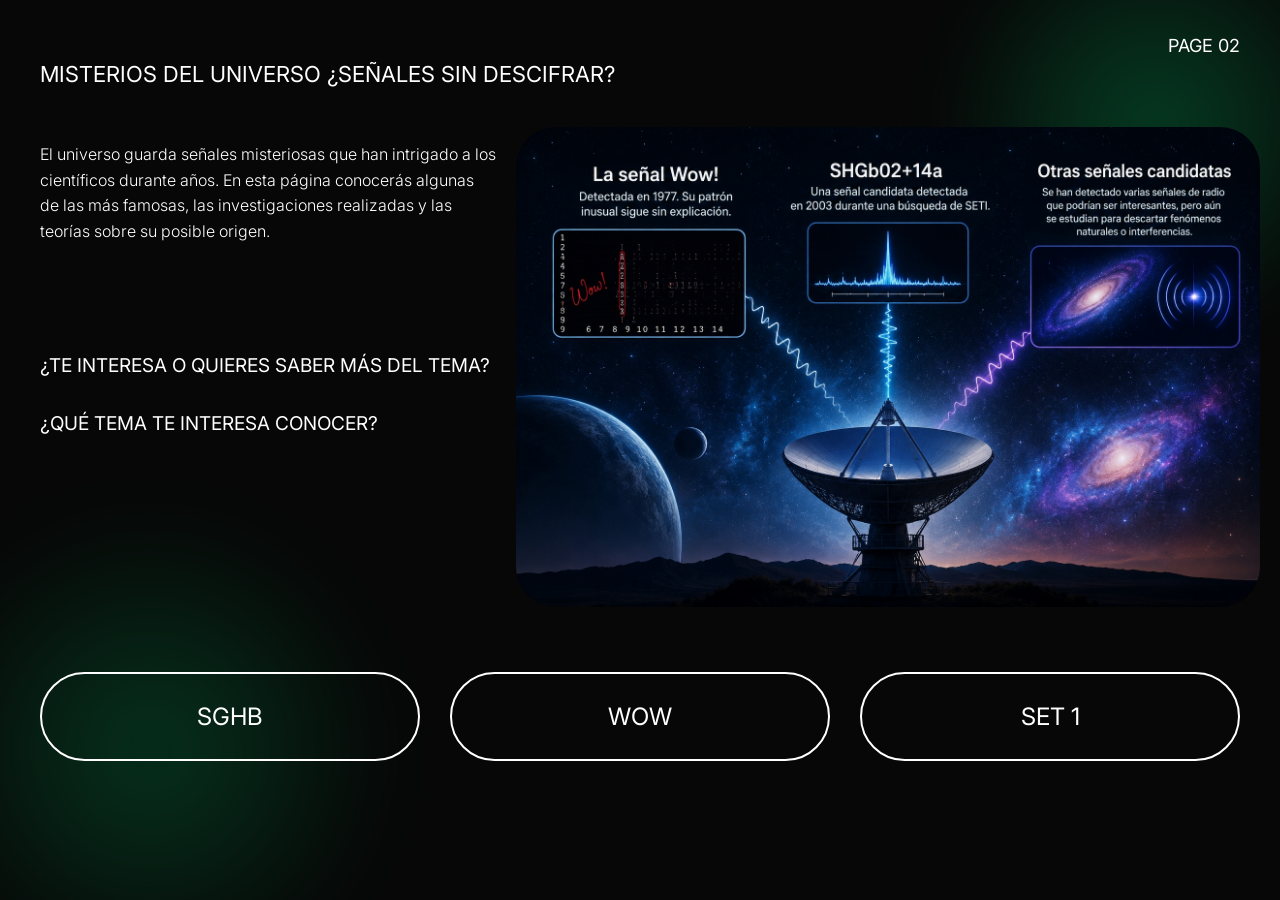
<file: index.html>
<!DOCTYPE html>
<html lang="es">
<head>
<meta charset="UTF-8">
<meta name="viewport" content="width=device-width, initial-scale=1.0">
<title>Misterios</title>
<link href="https://fonts.googleapis.com/css2?family=Anton&family=Inter:wght@300;400&display=swap" rel="stylesheet">
<link rel="stylesheet" href="index.css">
</head>
<body>
<div class="top"><h1></h1><div class="page">PAGE 02</div></div>
<div class="sub">MISTERIOS DEL UNIVERSO ¿SEÑALES SIN DESCIFRAR?</div>
<div class="main">
  <div class="left">
    <p>El universo guarda señales misteriosas que han intrigado a los científicos durante años. En esta página conocerás algunas de las más famosas, las investigaciones realizadas y las teorías sobre su posible origen.</p>
    <div class="cta">
      <h3>¿TE INTERESA O QUIERES SABER MÁS DEL TEMA?</h3>
      <h3>¿QUÉ TEMA TE INTERESA CONOCER?</h3>
    </div>
  </div>
  <div class="img-wrap"><img src="page_0_img.jpg" alt="Imagen universo"></div>
</div>
<div class="btns">
  <a href="sgh.html" class="btn">SGHB</a>
  <a href="contenido.html" class="btn">WOW</a>
  <a href="set.html" class="btn">SET 1</a>
</div>
</body>
</html>
</file>
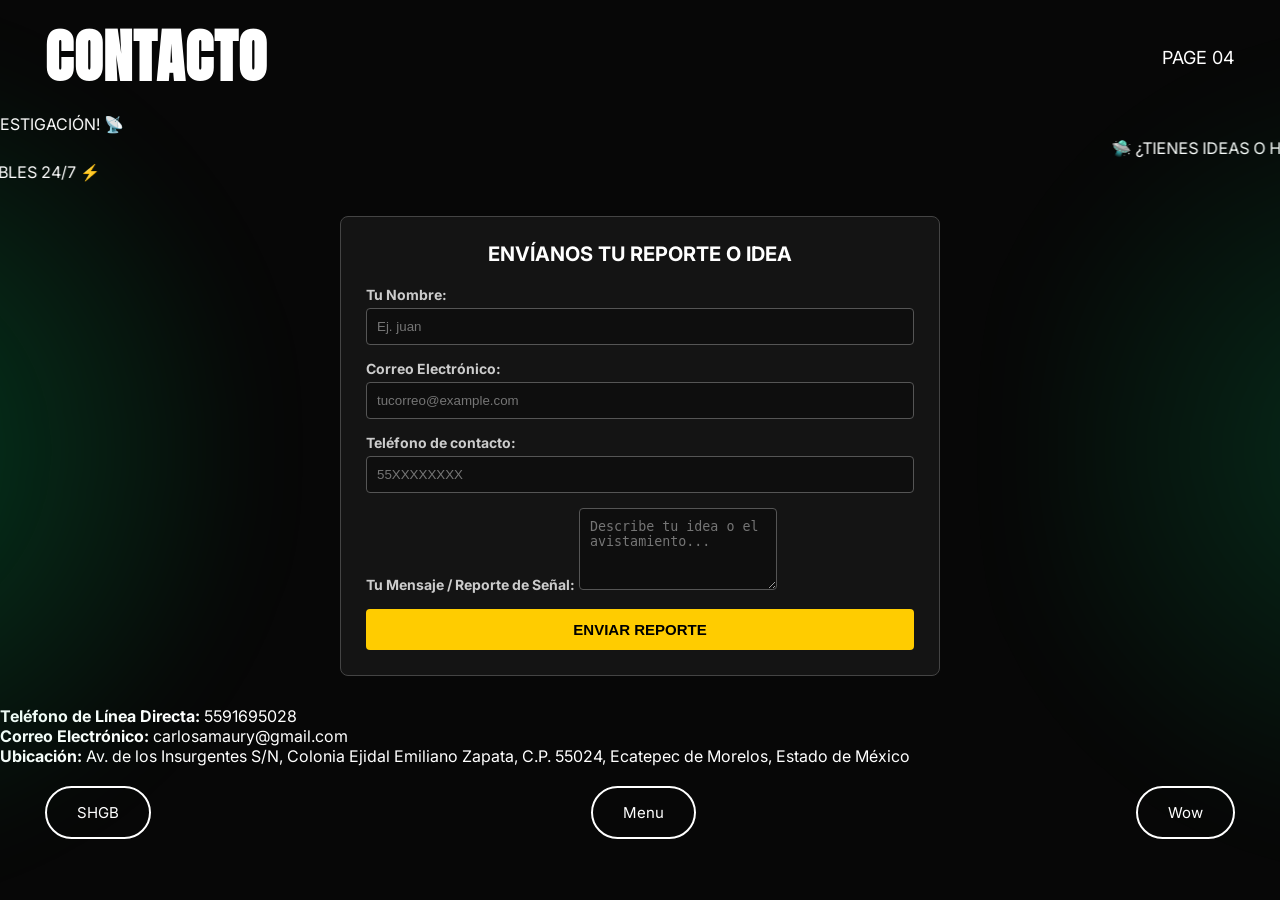
<file: contacto.html>
<!DOCTYPE html>
<html lang="es">
<head>
<meta charset="UTF-8">
<meta name="viewport" content="width=device-width, initial-scale=1.0">
<title>SET-1 - Contacto</title>
<link href="https://fonts.googleapis.com/css2?family=Anton&family=Inter:wght@300;400;700&display=swap" rel="stylesheet">
<link rel="stylesheet" href="final.css">
</head>
<body>

<div class="top">
  <h1>CONTACTO</h1>
  <div class="page">PAGE 04</div>
</div>

<div class="marquee-container">
  <marquee class="m1" direction="right" scrollamount="8">
    📡 ¡PÓNTE EN CONTACTO CON EL EQUIPO DE INVESTIGACIÓN! 📡
  </marquee>
</div>

<div class="marquee-container">
  <marquee class="m2" direction="left" scrollamount="10">
    🛸 ¿TIENES IDEAS O HAS DETECTADO UNA NUEVA SEÑAL? ENVIANOS TU REPORTE 🛸
  </marquee>
</div>

<div class="marquee-container">
  <marquee class="m3" direction="right" scrollamount="6">
    ⚡ CANALES DE ATENCIÓN DISPONIBLES 24/7 ⚡
  </marquee>
</div>

<div class="form-container" style="max-width: 600px; margin: 30px auto; background: rgba(255, 255, 255, 0.05); padding: 25px; border-radius: 8px; border: 1px solid #444; font-family: 'Inter', sans-serif;">
  <h2 style="color: #fff; margin-top: 0; font-size: 20px; text-align: center; margin-bottom: 20px;">ENVÍANOS TU REPORTE O IDEA</h2>
  
  <!-- Usamos onsubmit para frenar el envío real, limpiar campos y mostrar un mensaje visual de éxito -->
  <form onsubmit="event.preventDefault(); this.reset(); document.getElementById('mensaje-exito').style.display='block';" style="display: flex; flex-direction: column; gap: 15px;">

    <div style="display: flex; flex-direction: column; gap: 5px;">
      <label for="nombre" style="color: #ccc; font-size: 14px; font-weight: bold;">Tu Nombre:</label>
      <input type="text" id="nombre" name="nombre" placeholder="Ej. juan" required style="padding: 10px; background: rgba(0,0,0,0.3); border: 1px solid #555; color: #fff; border-radius: 4px;">
    </div>

    <div style="display: flex; flex-direction: column; gap: 5px;">
      <label for="email" style="color: #ccc; font-size: 14px; font-weight: bold;">Correo Electrónico:</label>
      <input type="email" id="email" name="email" placeholder="tucorreo@example.com" required style="padding: 10px; background: rgba(0,0,0,0.3); border: 1px solid #555; color: #fff; border-radius: 4px;">
    </div>

    <div style="display: flex; flex-direction: column; gap: 5px;">
      <label for="telefono" style="color: #ccc; font-size: 14px; font-weight: bold;">Teléfono de contacto:</label>
      <input type="tel" id="telefono" name="telefono" placeholder="55XXXXXXXX" style="padding: 10px; background: rgba(0,0,0,0.3); border: 1px solid #555; color: #fff; border-radius: 4px;">
    </div>

    <div style="display: flex-direction: column; gap: 5px;">
      <label for="mensaje" style="color: #ccc; font-size: 14px; font-weight: bold;">Tu Mensaje / Reporte de Señal:</label>
      <textarea id="mensaje" name="mensaje" rows="4" placeholder="Describe tu idea o el avistamiento..." required style="padding: 10px; background: rgba(0,0,0,0.3); border: 1px solid #555; color: #fff; border-radius: 4px; resize: vertical;"></textarea>
    </div>

    <!-- Mensaje de éxito oculto por defecto que aparecerá al enviar -->
    <div id="mensaje-exito" style="display: none; background: rgba(0, 255, 100, 0.15); border: 1px solid #00ff64; color: #00ff64; padding: 10px; border-radius: 4px; text-align: center; font-weight: bold; font-size: 14px;">
      ¡Reporte enviado con éxito! El equipo lo ha recibido.
    </div>

    <button type="submit" style="background-color: #ffcc00; color: #000; font-weight: bold; padding: 12px; border: none; border-radius: 4px; cursor: pointer; font-size: 15px; transition: background 0.3s;">ENVIAR REPORTE</button>
  </form>
</div>

<div class="contact-info">
  <div class="contact-item">
    <strong>Teléfono de Línea Directa:</strong>
    <span>5591695028</span>
  </div>

  <div class="contact-item">
    <strong>Correo Electrónico:</strong>
    <span>carlosamaury@gmail.com</span>
  </div>

  <div class="contact-item">
    <strong>Ubicación:</strong>
    <span>Av. de los Insurgentes S/N, Colonia Ejidal Emiliano Zapata, C.P. 55024, Ecatepec de Morelos, Estado de México</span>
  </div>
</div>

<div class="bottom">
  <a href="sgh.html" class="btn">SHGB</a>
  <a href="index.html" class="btn">Menu</a>
  <a href="contenido.html" class="btn">Wow</a>
</div>

</body>
</html>
</file>
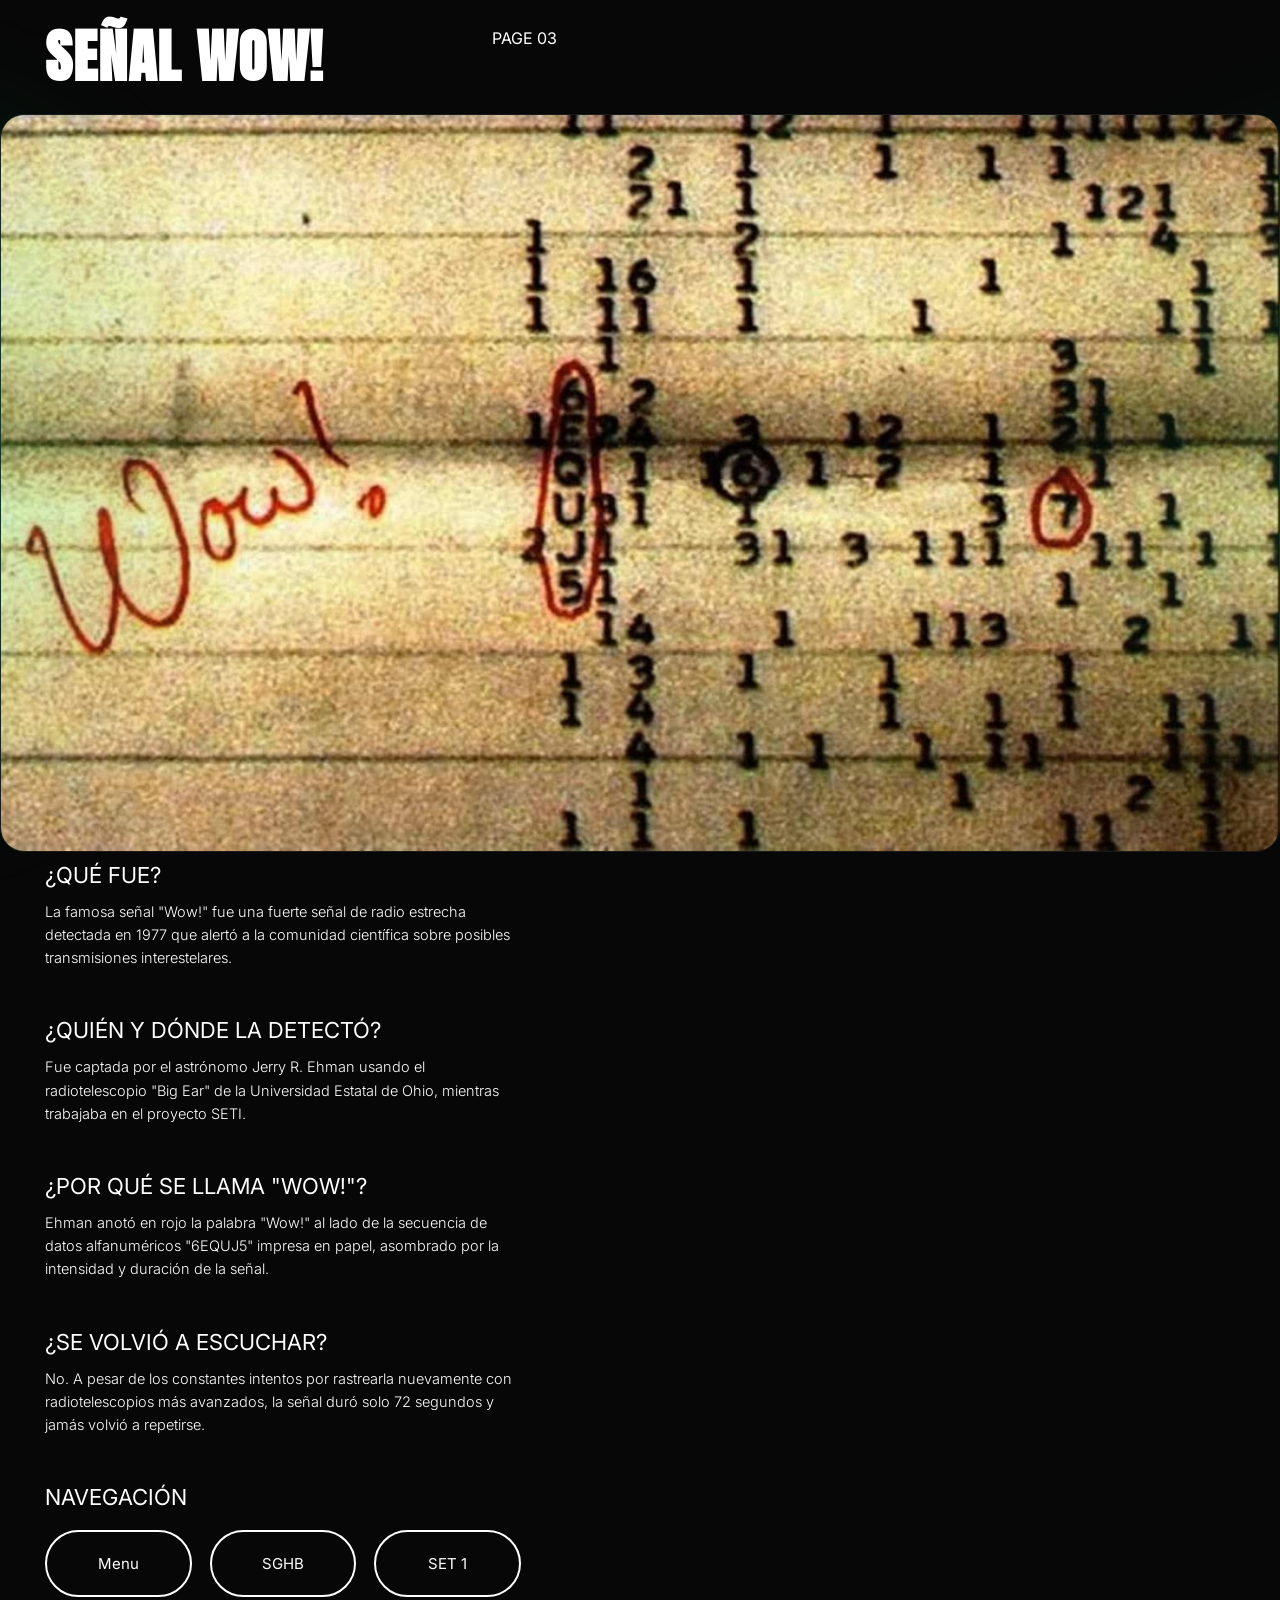
<file: contenido.html>
<!DOCTYPE html>
<html lang="es">
<head>
<meta charset="UTF-8">
<meta name="viewport" content="width=device-width, initial-scale=1.0">
<title>Señal WOW!</title>
<link href="https://fonts.googleapis.com/css2?family=Anton&family=Inter:wght@300;400&display=swap" rel="stylesheet">
<link rel="stylesheet" href="contenido.css">
</head>
<body>

<div class="top">
  <h1>SEÑAL WOW!</h1>
  <div class="page">PAGE 03</div>
</div>
<div class="img-head"><img src="wow_print.jpg" alt="Señal SETI"></div>
<div class="main">
  <div class="left">
    <div class="bloque">
      <h2>¿QUÉ FUE?</h2>
      <p>La famosa señal "Wow!" fue una fuerte señal de radio estrecha detectada en 1977 que alertó a la comunidad científica sobre posibles transmisiones interestelares.</p>
    </div>

    <div class="bloque">
      <h2>¿QUIÉN Y DÓNDE LA DETECTÓ?</h2>
      <p>Fue captada por el astrónomo Jerry R. Ehman usando el radiotelescopio "Big Ear" de la Universidad Estatal de Ohio, mientras trabajaba en el proyecto SETI.</p>
    </div>

    <div class="bloque">
      <h2>¿POR QUÉ SE LLAMA "WOW!"?</h2>
      <p>Ehman anotó en rojo la palabra "Wow!" al lado de la secuencia de datos alfanuméricos "6EQUJ5" impresa en papel, asombrado por la intensidad y duración de la señal.</p>
    </div>

    <div class="bloque">
      <h2>¿SE VOLVIÓ A ESCUCHAR?</h2>
      <p>No. A pesar de los constantes intentos por rastrearla nuevamente con radiotelescopios más avanzados, la señal duró solo 72 segundos y jamás volvió a repetirse.</p>
    </div>
    
    <div class="bloque">
      <h2>NAVEGACIÓN</h2>
      <div class="btns">
        <a href="index.html" class="btn">Menu</a>
        <a href="sgh.html" class="btn">SGHB</a>
        <a href="set.html" class="btn">SET 1</a>
      </div>
    </div>
  </div>
</div>

</body>
</html>
</file>
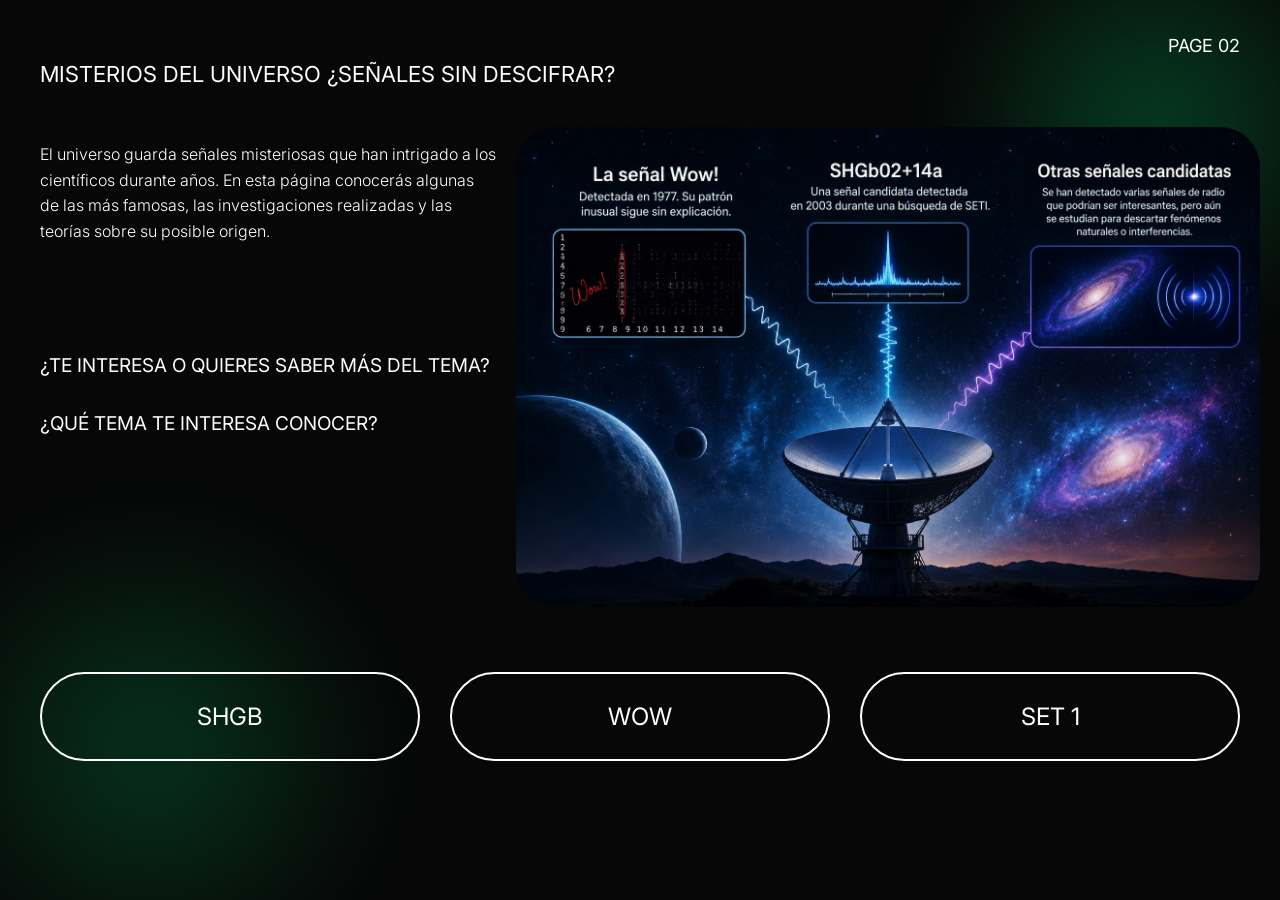
<file: info.html>
<!DOCTYPE html>
<html lang="es">
<head>
<meta charset="UTF-8">
<meta name="viewport" content="width=device-width, initial-scale=1.0">
<title>Misterios</title>
<link href="https://fonts.googleapis.com/css2?family=Anton&family=Inter:wght@300;400&display=swap" rel="stylesheet">
<link rel="stylesheet" href="index.css">
</head>
<body>
<div class="top"><h1></h1><div class="page">PAGE 02</div></div>
<div class="sub">MISTERIOS DEL UNIVERSO ¿SEÑALES SIN DESCIFRAR?</div>
<div class="main">
  <div class="left">
    <p>El universo guarda señales misteriosas que han intrigado a los científicos durante años. En esta página conocerás algunas de las más famosas, las investigaciones realizadas y las teorías sobre su posible origen.</p>
    <div class="cta">
      <h3>¿TE INTERESA O QUIERES SABER MÁS DEL TEMA?</h3>
      <h3>¿QUÉ TEMA TE INTERESA CONOCER?</h3>
    </div>
  </div>
  <div class="img-wrap"><img src="page_0_img.jpg" alt="Imagen universo"></div>
</div>
<div class="btns">
  <a href="sgh.html" class="btn">SHGB</a>
  <a href="contenido.html" class="btn">WOW</a>
  <a href="set.html" class="btn">SET 1</a>
</div>
</body>
</html>
</file>
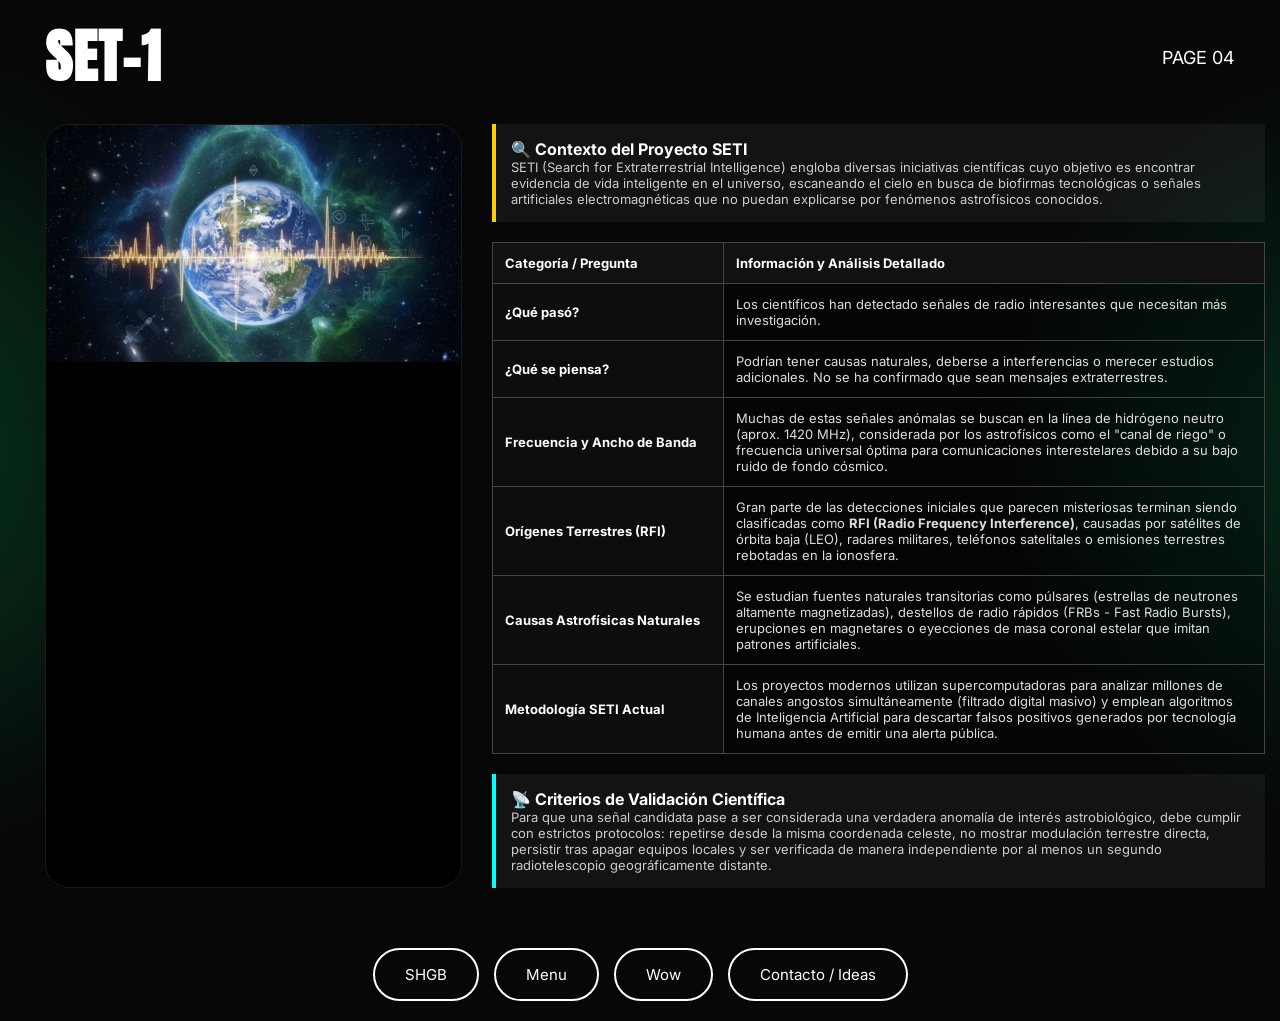
<file: set.html>
<!DOCTYPE html>
<html lang="es">
<head>
<meta charset="UTF-8">
<meta name="viewport" content="width=device-width, initial-scale=1.0">
<title>SET-1</title>
<link href="https://fonts.googleapis.com/css2?family=Anton&family=Inter:wght@300;400;700&display=swap" rel="stylesheet">
<link rel="stylesheet" href="final.css">
</head>
<body>

<div class="top"><h1>SET-1</h1><div class="page">PAGE 04</div></div>

<div class="grid">
  <div class="img-box"><img src="set1_earth.jpg" alt="Tierra señal"></div>

  <div class="content-wrapper" style="display: flex; flex-direction: column; gap: 20px;">
    
 <div class="extra-info" style="background: rgba(255, 255, 255, 0.05); padding: 15px; border-left: 4px solid #ffcc00; font-family: 'Inter', sans-serif;">
      <h3 style="margin-top: 0; color: #fff; font-size: 16px;">🔍 Contexto del Proyecto SETI</h3>
      <p style="font-size: 13px; color: #ccc; margin-bottom: 0;">SETI (Search for Extraterrestrial Intelligence) engloba diversas iniciativas científicas cuyo objetivo es encontrar evidencia de vida inteligente en el universo, escaneando el cielo en busca de biofirmas tecnológicas o señales artificiales electromagnéticas que no puedan explicarse por fenómenos astrofísicos conocidos.</p>
    </div>

     <div class="table-container">
      <table style="width: 100%; border-collapse: collapse; font-family: 'Inter', sans-serif; text-align: left; font-size: 13px; color: #ddd; background-color: rgba(0, 0, 0, 0.2);">
        <thead>
          <tr style="background-color: #111; color: #ffffff;">
            <th style="border: 1px solid #444; padding: 12px; width: 30%;">Categoría / Pregunta</th>
            <th style="border: 1px solid #444; padding: 12px; width: 70%;">Información y Análisis Detallado</th>
          </tr>
        </thead>
        <tbody>
          <tr>
            <td style="border: 1px solid #444; padding: 12px; font-weight: bold; background-color: rgba(255, 255, 255, 0.03); color: #fff;">¿Qué pasó? </td>
            <td style="border: 1px solid #444; padding: 12px;">Los científicos han detectado señales de radio interesantes que necesitan más investigación.</td>
          </tr>
          <tr>
            <td style="border: 1px solid #444; padding: 12px; font-weight: bold; background-color: rgba(255, 255, 255, 0.03); color: #fff;">¿Qué se piensa? </td>
            <td style="border: 1px solid #444; padding: 12px;">Podrían tener causas naturales, deberse a interferencias o merecer estudios adicionales. No se ha confirmado que sean mensajes extraterrestres.</td>
          </tr>
          <tr>
            <td style="border: 1px solid #444; padding: 12px; font-weight: bold; background-color: rgba(255, 255, 255, 0.03); color: #fff;">Frecuencia y Ancho de Banda</td>
            <td style="border: 1px solid #444; padding: 12px;">Muchas de estas señales anómalas se buscan en la línea de hidrógeno neutro (aprox. 1420 MHz), considerada por los astrofísicos como el "canal de riego" o frecuencia universal óptima para comunicaciones interestelares debido a su bajo ruido de fondo cósmico.</td>
          </tr>
          <tr>
            <td style="border: 1px solid #444; padding: 12px; font-weight: bold; background-color: rgba(255, 255, 255, 0.03); color: #fff;">Orígenes Terrestres (RFI)</td>
            <td style="border: 1px solid #444; padding: 12px;">Gran parte de las detecciones iniciales que parecen misteriosas terminan siendo clasificadas como <strong>RFI (Radio Frequency Interference)</strong>, causadas por satélites de órbita baja (LEO), radares militares, teléfonos satelitales o emisiones terrestres rebotadas en la ionosfera.</td>
          </tr>
          <tr>
            <td style="border: 1px solid #444; padding: 12px; font-weight: bold; background-color: rgba(255, 255, 255, 0.03); color: #fff;">Causas Astrofísicas Naturales</td>
            <td style="border: 1px solid #444; padding: 12px;">Se estudian fuentes naturales transitorias como púlsares (estrellas de neutrones altamente magnetizadas), destellos de radio rápidos (FRBs - Fast Radio Bursts), erupciones en magnetares o eyecciones de masa coronal estelar que imitan patrones artificiales.</td>
          </tr>
          <tr>
            <td style="border: 1px solid #444; padding: 12px; font-weight: bold; background-color: rgba(255, 255, 255, 0.03); color: #fff;">Metodología SETI Actual</td>
            <td style="border: 1px solid #444; padding: 12px;">Los proyectos modernos utilizan supercomputadoras para analizar millones de canales angostos simultáneamente (filtrado digital masivo) y emplean algoritmos de Inteligencia Artificial para descartar falsos positivos generados por tecnología humana antes de emitir una alerta pública.</td>
          </tr>
        </tbody>
      </table>
    </div>

    <div class="extra-info" style="background: rgba(255, 255, 255, 0.05); padding: 15px; border-left: 4px solid #00ffff; font-family: 'Inter', sans-serif;">
      <h3 style="margin-top: 0; color: #fff; font-size: 16px;">📡 Criterios de Validación Científica</h3>
      <p style="font-size: 13px; color: #ccc; margin-bottom: 0;">Para que una señal candidata pase a ser considerada una verdadera anomalía de interés astrobiológico, debe cumplir con estrictos protocolos: repetirse desde la misma coordenada celeste, no mostrar modulación terrestre directa, persistir tras apagar equipos locales y ser verificada de manera independiente por al menos un segundo radiotelescopio geográficamente distante.</p>
    </div>

  </div>
</div>

<div class="bottom" style="display: flex; gap: 15px; justify-content: center; padding: 20px; flex-wrap: wrap;">
  <a href="sgh.html" class="btn">SHGB</a>
  <a href="index.html" class="btn">Menu</a>
  <a href="contenido.html" class="btn">Wow</a>
  <a href="contacto.html" class="btn-contact">Contacto / Ideas</a>
</div>

</body>
</html>
</file>
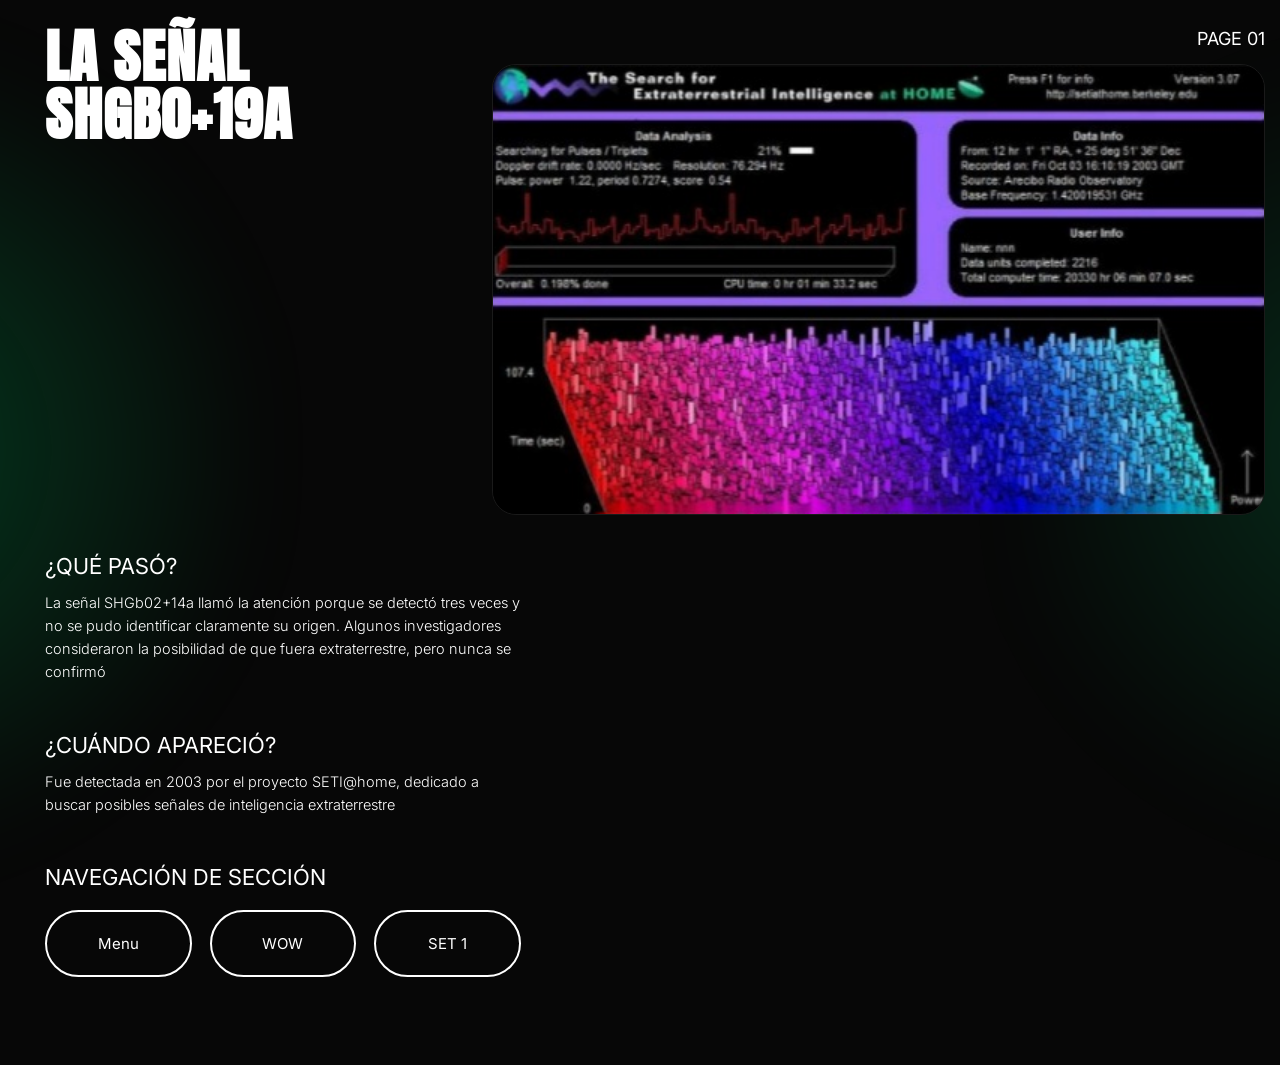
<file: sgh.html>
<!DOCTYPE html>
<html lang="es">
<head>
<meta charset="UTF-8">
<meta name="viewport" content="width=device-width, initial-scale=1.0">
<title>La Señal SHGB02</title>
<link href="https://fonts.googleapis.com/css2?family=Anton&family=Inter:wght@300;400&display=swap" rel="stylesheet">
<link rel="stylesheet" href="contenido.css">
</head>
<body>

<div class="top">
  <h1>LA SEÑAL<br>SHGB0+19A</h1>
  <div class="right-head">
    <div class="page">PAGE 01</div>
    <div class="img-head"><img src="shgb_screen.jpg" alt="Señal SETI"></div>
  </div>
</div>

<div class="main">
  <div class="left">
    <div class="bloque">
      <h2>¿QUÉ PASÓ?</h2>
      <p>La señal SHGb02+14a llamó la atención porque se detectó tres veces y no se pudo identificar claramente su origen. Algunos investigadores consideraron la posibilidad de que fuera extraterrestre, pero nunca se confirmó</p>
    </div>

    <div class="bloque">
      <h2>¿CUÁNDO APARECIÓ?</h2>
      <p>Fue detectada en 2003 por el proyecto SETI@home, dedicado a buscar posibles señales de inteligencia extraterrestre</p>
    </div>

    <div class="bloque">
      <h2>NAVEGACIÓN DE SECCIÓN</h2>
      <div class="btns">
        <a href="index.html" class="btn">Menu</a>
        <a href="contenido.html" class="btn">WOW</a>
        <a href="set.html" class="btn">SET 1</a>
      </div>
    </div>
  </div>
</div>

</body>
</html>
</file>
<file: index.css>
*{margin:0;padding:0;box-sizing:border-box}
body{
  background:#070707;color:#fff;
  font-family:'Inter',sans-serif;
  min-height:100vh;position:relative;overflow-x:hidden
}
body::before{
  content:'';position:fixed;top:-100px;right:-100px;
  width:450px;height:450px;
  background:radial-gradient(circle, rgba(0,255,136,0.22) 0%, transparent 70%);
  filter:blur(30px);pointer-events:none
}
body::after{
  content:'';position:fixed;bottom:-100px;left:-100px;
  width:500px;height:500px;
  background:radial-gradient(circle, rgba(0,255,136,0.18) 0%, transparent 70%);
  filter:blur(40px);pointer-events:none
}
.top{display:flex;justify-content:space-between;padding:25px 40px 0;position:relative;z-index:2}
.top h1{font-family:'Anton',sans-serif;font-size:88px;letter-spacing:3px}
.top .page{font-size:18px;margin-top:10px}
.sub{padding:5px 40px;font-size:22px}
.main{display:grid;grid-template-columns:38% 62%;gap:20px;padding:35px 40px;position:relative;z-index:2}
.left p{font-size:16px;line-height:1.6;font-weight:300;margin-top:15px}
.cta{margin-top:110px}
.cta h3{font-size:19px;font-weight:400;margin-top:35px}
.img-wrap{border-radius:40px;overflow:hidden;height:480px;background:#000}
.img-wrap img{width:100%;height:100%;object-fit:cover}
.btns{display:grid;grid-template-columns:repeat(3,1fr);gap:30px;padding:30px 40px;position:relative;z-index:2}
.btn{border:2.5px solid #fff;border-radius:60px;padding:28px;text-align:center;font-size:24px;text-decoration:none;color:#fff;transition:.3s;display:block}
.btn:hover{background:#fff;color:#000;transform:translateY(-3px)}
.footer{border-top:2.5px solid #fff;margin:30px 40px 0;padding:18px 0;font-size:13px;opacity:.9;letter-spacing:0.5px}
@media(max-width:900px){
  .top h1{font-size:48px}
  .main{grid-template-columns:1fr}
  .img-wrap{height:320px}
  .btns{grid-template-columns:1fr}
  .cta{margin-top:20px}
}
</file>
<file: final.css>
*{margin:0;padding:0;box-sizing:border-box}

body{
  background:#070707;
  color:#fff;
  font-family:'Inter',sans-serif;
  min-height:100vh;
  position:relative;
  overflow-x:hidden;
}

/* Efectos de fondo difuminados originales */
body::before{
  content:'';position:fixed;left:-150px;top:0;
  width:400px;height:100%;
  background:radial-gradient(circle at left, rgba(0,200,100,0.28) 0%, transparent 70%);
  filter:blur(40px);pointer-events:none
}
body::after{
  content:'';position:fixed;right:-100px;top:0;
  width:350px;height:100%;
  background:radial-gradient(circle at right, rgba(0,255,136,0.15) 0%, transparent 70%);
  filter:blur(40px);pointer-events:none
}

.top{
  display:flex;
  justify-content:space-between;
  align-items:center;
  padding:28px 45px;
  position:relative;
  z-index:2;
}

.top h1{
  font-family:'Anton',sans-serif;
  font-size:58px;
  line-height:1;
  letter-spacing:1px;
}

.top .page{
  font-size:18px;
}

.grid{
  display:grid;
  grid-template-columns: 35% 65%;
  padding:10px 45px 40px;
  gap:30px;
  position:relative;
  z-index:2;
}

.img-box{
  border-radius:24px;
  overflow:hidden;
  border:1.5px solid #1a1a1a;
  background:#000;
}

.img-box img{
  width:100%;
  display:block;
}

.table{
  display:flex;
  flex-direction:column;
  gap:15px;
}

.cell{
  padding:15px;
}

.cell.q{
  font-size:18px;
  font-weight:700;
}

.cell.a{
  font-size:14.5px;
  line-height:1.6;
  font-weight:300;
}

.bottom{
  display:flex;
  justify-content:space-between;
  align-items:center;
  padding:20px 45px;
  position:relative;
  z-index:2;
}

.btn{
  border:2.5px solid #fff;
  border-radius:50px;
  padding:15px 30px;
  text-align:center;
  color:#fff;
  text-decoration:none;
  font-size:15px;
  transition:.3s;
  display:inline-block;
}

.btn:hover{
  background:#fff;
  color:#000;
  transform:translateY(-3px);
}

.contact-wrap{
  display:flex;
  align-items:center;
  gap:15px;
}

.btn-contact{
  border:2.5px solid #fff;
  border-radius:50px;
  padding:15px 30px;
  text-align:center;
  color:#fff;
  text-decoration:none;
  font-size:15px;
  transition:.3s;
  display:inline-block;
}

.btn-contact:hover{
  background:#fff;
  color:#000;
  transform:translateY(-3px);
}

.dots{
  display:flex;
  gap:6px;
}

.dots span{
  width:8px;
  height:8px;
  background:#fff;
  border-radius:50%;
  opacity:0.6;
}

@media(max-width:900px){
  .top{grid-template-columns:1fr; flex-direction:column; align-items:flex-start; gap:10px;}
  .grid{grid-template-columns:1fr;}
  .bottom{flex-direction:column; gap:20px; align-items:flex-start;}
}
</file>
<file: contenido.css>
*{margin:0;padding:0;box-sizing:border-box}
body{
  background:#070707;color:#fff;
  font-family:'Inter',sans-serif;
  min-height:100vh;position:relative;overflow-x:hidden
}
body::before{
  content:'';position:fixed;left:-150px;top:0;
  width:400px;height:100%;
  background:radial-gradient(circle at left, rgba(0,200,100,0.28) 0%, transparent 70%);
  filter:blur(40px);pointer-events:none
}
body::after{
  content:'';position:fixed;right:-100px;top:0;
  width:350px;height:100%;
  background:radial-gradient(circle at right, rgba(0,255,136,0.15) 0%, transparent 70%);
  filter:blur(40px);pointer-events:none
}
.top{
  display:grid;grid-template-columns:35% 65%;
  padding:28px 45px;gap:30px;position:relative;z-index:2
}
.top h1{
  font-family:'Anton',sans-serif;font-size:58px;
  line-height:1;letter-spacing:1px
}
.right-head .page{text-align:right;font-size:18px;margin-bottom:15px}
.img-head{
  border-radius:24px;overflow:hidden;
  border:1.5px solid #1a1a1a;background:#000
}
.img-head img{width:100%;display:block}
.main{padding:10px 45px 40px;position:relative;z-index:2}
.left{max-width:40%}
.left .bloque{margin-bottom:48px}
.left h2{font-size:22px;margin-bottom:12px;font-weight:400;text-transform:uppercase}
.left p{font-size:14.5px;line-height:1.6;font-weight:300}
.btns{display:grid;grid-template-columns:1fr 1fr 1fr;gap:18px;margin-top:20px}
.btn{
  border:2.5px solid #fff;border-radius:50px;
  padding:22px 10px;text-align:center;color:#fff;
  text-decoration:none;font-size:15px;transition:.3s;display:block
}
.btn:hover{background:#fff;color:#000;transform:translateY(-3px)}

@media(max-width:900px){
  .top{grid-template-columns:1fr}
  .left{max-width:100%}
  .btns{grid-template-columns:1fr}
  .top h1{font-size:40px}
}
</file>
